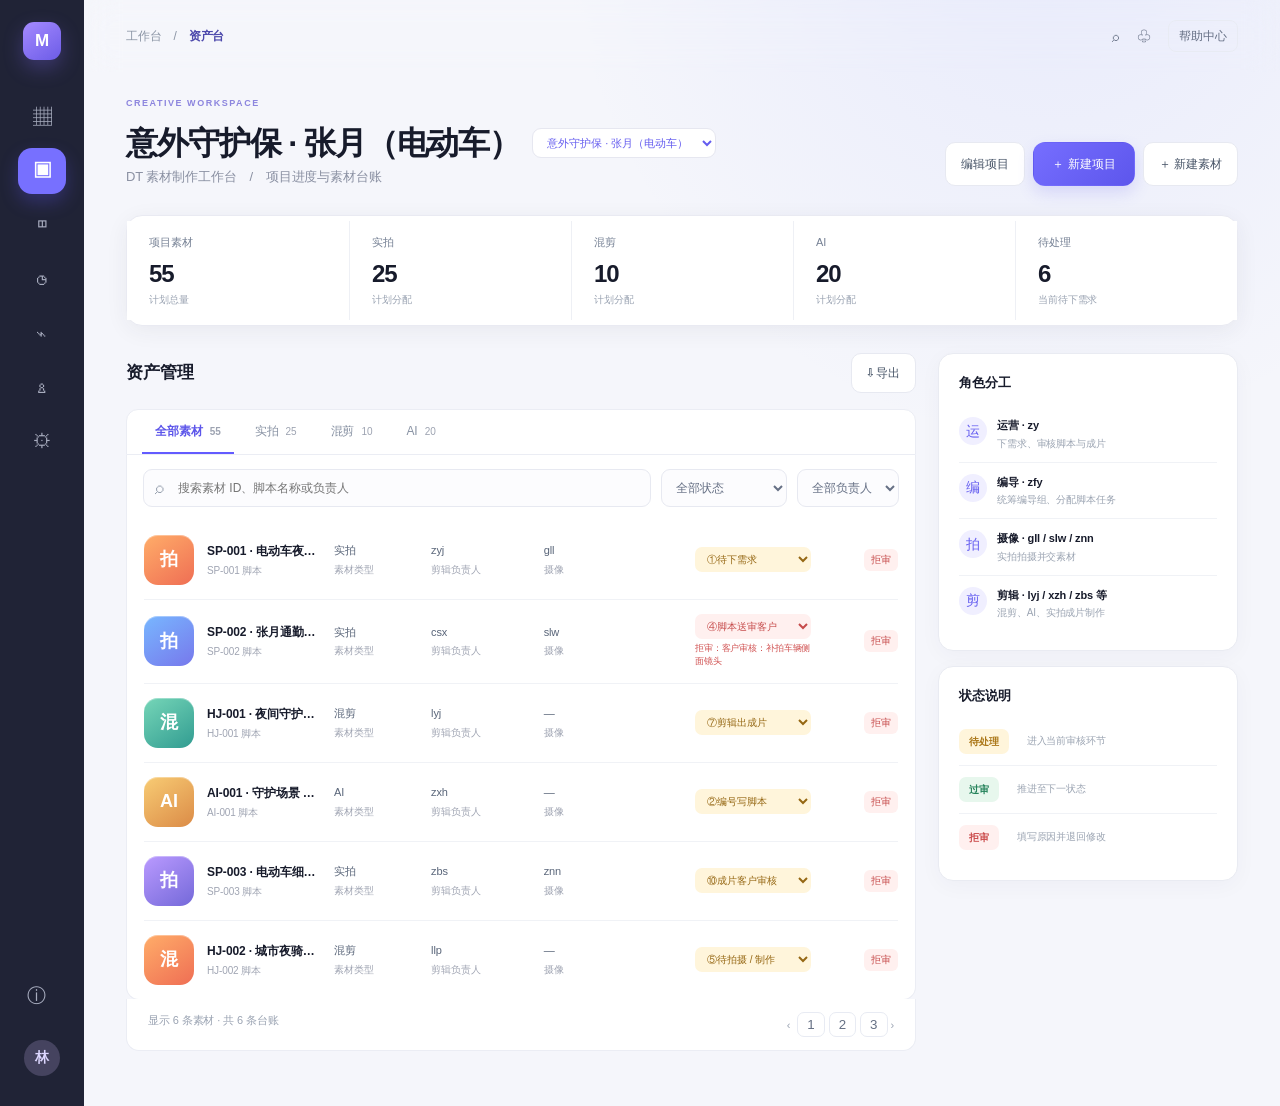
<file: index.html>
<!doctype html>
<html lang="zh-CN">
<head>
<meta charset="UTF-8"><meta name="viewport" content="width=device-width,initial-scale=1"><title>资产台 · 素材制作工作台</title>
<style>
:root{--bg:#f5f7fb;--panel:#fff;--line:#e9edf4;--text:#182230;--muted:#8993a5;--blue:#4263eb;--mint:#dff7ef;--shadow:0 8px 28px #25395b0a}*{box-sizing:border-box}body{margin:0;background:var(--bg);color:var(--text);font:14px/1.5 Inter,"PingFang SC","Microsoft YaHei",sans-serif}.app{min-height:100vh;display:grid;grid-template-columns:232px 1fr}.sidebar{background:#fff;border-right:1px solid var(--line);padding:22px 14px;display:flex;flex-direction:column}.brand{display:flex;align-items:center;gap:11px;padding:0 10px 30px;font-size:15px;font-weight:700}.brandmark{width:32px;height:32px;border-radius:10px;background:linear-gradient(135deg,#556ff5,#8b9cff);display:grid;place-items:center;color:#fff;font-size:17px}.workspace{margin:0 4px 24px;padding:11px;border:1px solid var(--line);border-radius:11px;display:flex;align-items:center;gap:10px}.workspace .avatar{width:30px;height:30px;border-radius:9px;background:#fff0dc;color:#e39336;display:grid;place-items:center;font-weight:700}.workspace small{display:block;color:var(--muted);font-size:11px}.workspace b{font-size:12px}.navtitle{font-size:11px;color:#a0a8b7;padding:0 12px 8px;letter-spacing:.05em}.nav{display:flex;align-items:center;gap:12px;padding:10px 12px;margin:2px 0;border-radius:9px;color:#667085;cursor:pointer}.nav:hover{background:#f5f7fc}.nav.active{background:#edf1ff;color:#405de6;font-weight:600}.nav .ico{width:18px;text-align:center;font-size:16px}.nav .count{margin-left:auto;font-size:11px;color:#9aa3b2}.sidebar-bottom{margin-top:auto;border-top:1px solid var(--line);padding-top:15px}.profile{display:flex;align-items:center;gap:10px;padding:12px 8px 0}.profile .avatar{width:32px;height:32px;border-radius:50%;background:#d9e8ff;color:#4971bf;display:grid;place-items:center;font-weight:700}.profile small{display:block;color:var(--muted);font-size:11px}.main{min-width:0}.topbar{height:64px;background:#fff;border-bottom:1px solid var(--line);display:flex;align-items:center;padding:0 32px;justify-content:space-between}.crumb{color:#8b95a5}.crumb strong{color:#263244;font-weight:600}.topactions{display:flex;align-items:center;gap:18px;color:#667085}.help{border:1px solid var(--line);padding:6px 10px;border-radius:8px;font-size:12px}.content{max-width:1440px;margin:auto;padding:28px 32px 48px}.heading{display:flex;justify-content:space-between;align-items:flex-start;margin-bottom:24px}.heading h1{font-size:24px;letter-spacing:-.4px;margin:0 0 6px}.heading p{margin:0;color:var(--muted)}.btn{border:1px solid var(--line);background:#fff;color:#475467;border-radius:8px;padding:9px 14px;cursor:pointer;font:inherit;display:inline-flex;align-items:center;gap:7px}.btn:hover{border-color:#b9c5ff;color:var(--blue)}.btn.primary{background:var(--blue);border-color:var(--blue);color:white;box-shadow:0 4px 10px #4263eb30}.btn.primary:hover{background:#3453db}.stats{display:grid;grid-template-columns:repeat(4,1fr);gap:16px;margin-bottom:22px}.stat{background:var(--panel);border:1px solid var(--line);border-radius:13px;padding:18px 20px;box-shadow:var(--shadow)}.stat-head{display:flex;justify-content:space-between;color:#758094;font-size:12px}.stat-icon{width:30px;height:30px;border-radius:9px;display:grid;place-items:center;font-size:15px}.stat:nth-child(1) .stat-icon{background:#edf1ff;color:#536cf0}.stat:nth-child(2) .stat-icon{background:#e6f8f2;color:#26a77d}.stat:nth-child(3) .stat-icon{background:#fff3e5;color:#e49a39}.stat:nth-child(4) .stat-icon{background:#f3edff;color:#9166d8}.stat strong{display:block;font-size:25px;margin:8px 0 2px;letter-spacing:-.5px}.stat .sub{font-size:11px;color:#9aa3b2}.trend{color:#22a77b;font-weight:600}.lower{display:grid;grid-template-columns:minmax(0,1fr) 310px;gap:18px;align-items:start}.card{background:#fff;border:1px solid var(--line);border-radius:13px;box-shadow:var(--shadow)}.card-head{padding:18px 20px 14px;display:flex;align-items:center;justify-content:space-between}.card-head h2{font-size:15px;margin:0}.card-head p{font-size:11px;color:var(--muted);margin:3px 0 0}.tabs{display:flex;gap:5px;padding:0 20px;border-bottom:1px solid var(--line)}.tab{padding:11px 12px;color:#8892a3;cursor:pointer;border-bottom:2px solid transparent;font-size:12px}.tab.active{color:var(--blue);border-color:var(--blue);font-weight:600}.filters{display:flex;gap:10px;padding:16px 20px;align-items:center}.search{flex:1;min-width:140px;position:relative}.search input{width:100%;border:1px solid var(--line);border-radius:8px;height:36px;padding:0 12px 0 34px;outline:none;font:inherit;font-size:12px}.search:before{content:'⌕';position:absolute;left:12px;top:6px;color:#98a1af;font-size:17px}.select{border:1px solid var(--line);border-radius:8px;padding:8px 10px;color:#667085;font:inherit;font-size:12px;background:#fff}.asset-list{padding:0 20px 8px}.asset{display:grid;grid-template-columns:minmax(190px,1.55fr) .9fr .8fr .75fr 88px;align-items:center;gap:12px;padding:13px 0;border-bottom:1px solid #f0f2f6}.asset:last-child{border:0}.asset-name{display:flex;align-items:center;gap:11px;min-width:0}.thumb{width:46px;height:46px;flex:none;border-radius:9px;display:grid;place-items:center;color:#fff;font-size:18px;font-weight:700;background:linear-gradient(145deg,#ffad69,#ef6e54)}.asset:nth-child(2) .thumb{background:linear-gradient(145deg,#78b7ff,#7778ec)}.asset:nth-child(3) .thumb{background:linear-gradient(145deg,#76d6b8,#319c91)}.asset:nth-child(4) .thumb{background:linear-gradient(145deg,#f8cc74,#db8b47)}.asset:nth-child(5) .thumb{background:linear-gradient(145deg,#ba9aff,#7469d9)}.asset-name b{display:block;font-size:12px;white-space:nowrap;overflow:hidden;text-overflow:ellipsis}.asset-name small,.cell small{display:block;color:#98a1af;font-size:10px;margin-top:3px}.cell{font-size:11px;color:#596579}.status{display:inline-flex;border-radius:20px;padding:4px 9px;font-size:10px;font-weight:600}.status.ok{background:#e6f8f1;color:#1d9b73}.status.review{background:#fff3df;color:#c98220}.status.draft{background:#f0f2f6;color:#7d8797}.actions{color:#8290a3;display:flex;gap:10px;justify-content:flex-end}.actions span{cursor:pointer}.list-foot{padding:12px 20px;border-top:1px solid var(--line);display:flex;justify-content:space-between;color:#9aa3b2;font-size:11px}.pagebtn{border:1px solid var(--line);background:white;padding:4px 9px;border-radius:6px;margin-left:4px;color:#657084}.sidecol{display:flex;flex-direction:column;gap:16px}.storage{padding:18px 20px}.storage h3,.recent h3{margin:0;font-size:14px}.storage p{color:#9aa3b2;font-size:11px;margin:4px 0 16px}.storage-number{display:flex;justify-content:space-between;align-items:baseline}.storage-number b{font-size:21px}.storage-number span{font-size:11px;color:#98a1af}.progress{height:7px;background:#eef1f6;border-radius:10px;overflow:hidden;margin:10px 0 13px}.progress i{display:block;width:62%;height:100%;background:linear-gradient(90deg,#5b75f5,#91a2ff);border-radius:10px}.storage-foot{display:flex;justify-content:space-between;color:#909aaa;font-size:10px}.storage-foot b{color:#536175;font-weight:500}.recent{padding:18px 20px}.recent h3{margin-bottom:14px}.event{display:flex;gap:10px;padding:10px 0;border-bottom:1px solid #f0f2f6}.event:last-child{border:0}.event-icon{width:28px;height:28px;border-radius:8px;background:#edf1ff;color:#5972e9;display:grid;place-items:center;flex:none}.event b{display:block;font-size:11px;font-weight:600}.event small{display:block;color:#9ba4b2;font-size:10px;margin-top:2px}.quick{padding:18px 20px}.quick h3{margin:0 0 12px;font-size:14px}.quickgrid{display:grid;grid-template-columns:1fr 1fr;gap:9px}.quickitem{border:1px solid var(--line);border-radius:9px;padding:11px 10px;color:#657084;font-size:11px;cursor:pointer}.quickitem:hover{border-color:#c8d1ff;background:#f8f9ff;color:var(--blue)}.quickitem i{font-style:normal;display:block;font-size:16px;margin-bottom:5px}.toast{position:fixed;bottom:24px;left:50%;transform:translate(-50%,20px);opacity:0;background:#202939;color:#fff;padding:10px 16px;border-radius:9px;box-shadow:var(--shadow);transition:.2s;pointer-events:none}.toast.show{opacity:1;transform:translate(-50%,0)}@media(max-width:1120px){.lower{grid-template-columns:1fr}.sidecol{display:grid;grid-template-columns:repeat(3,1fr)}.asset{grid-template-columns:minmax(180px,1.4fr) .8fr .7fr 80px}.asset .hide-md{display:none}}@media(max-width:760px){.app{grid-template-columns:64px 1fr}.sidebar{padding:16px 8px}.brand{padding:0 7px 24px}.brand .brandname,.workspace,.navtitle,.nav span:not(.ico),.profile>div:last-child{display:none}.nav{justify-content:center;padding:12px 0}.sidebar-bottom .profile{justify-content:center}.topbar{padding:0 16px}.content{padding:22px 16px}.stats{grid-template-columns:repeat(2,1fr);gap:10px}.stat{padding:14px}.heading{gap:12px}.heading h1{font-size:21px}.sidecol{grid-template-columns:1fr}.filters{flex-wrap:wrap}.search{flex-basis:100%}.asset{grid-template-columns:minmax(160px,1fr) 80px 68px}.asset .hide-sm{display:none}.asset-list{padding:0 14px}.card-head,.tabs,.filters{padding-left:14px;padding-right:14px}.asset .actions{gap:6px}}
</style>
<style>
/* Contemporary asset workspace refresh */
:root{--bg:#f4f6fb;--panel:#fff;--line:#e8ebf3;--text:#171b2b;--muted:#858ca1;--blue:#635bff;--mint:#e7f8f0;--shadow:0 10px 34px rgba(30,38,80,.055)}
body{background:radial-gradient(ellipse at 82% -15%,rgba(120,137,255,.12),transparent 34%),#f5f6fb;color:var(--text);font-family:Inter,"SF Pro Display","PingFang SC","Microsoft YaHei",sans-serif;letter-spacing:-.12px}
.app{grid-template-columns:248px 1fr}.sidebar{background:rgba(255,255,255,.92);backdrop-filter:blur(18px);border-right:1px solid #e9ebf2;padding:25px 16px}.brand{padding-bottom:28px;letter-spacing:-.3px}.brandmark{background:linear-gradient(145deg,#847cff,#5e56ee);border-radius:11px;box-shadow:0 6px 14px #625bf338}.workspace{border-color:#eceef5;background:#fafaff;padding:10px;border-radius:12px}.nav{padding:11px 12px;margin:3px 0;border-radius:10px;transition:.18s}.nav.active{background:#efefff;color:#5c55ea;box-shadow:inset 0 0 0 1px #e6e5ff}.nav:hover{background:#f5f5fc}.navtitle{padding-bottom:9px;font-size:10px;font-weight:700;letter-spacing:.11em;text-transform:uppercase;color:#a1a6b5}.topbar{height:68px;padding:0 36px;background:rgba(255,255,255,.82);backdrop-filter:blur(16px)}.content{max-width:1500px;padding:34px 36px 52px}.heading{align-items:center;margin-bottom:25px}.heading h1{font-size:27px;font-weight:700;letter-spacing:-.8px;margin-bottom:5px}.heading p{font-size:13px;color:#8a90a2}.btn{border-color:#e7e9f1;border-radius:10px;padding:10px 15px;font-size:12px;transition:.18s}.btn.primary{background:linear-gradient(135deg,#766eff,#5d56ec);border-color:transparent;box-shadow:0 7px 16px #655df02e}.btn.primary:hover{background:linear-gradient(135deg,#6860f6,#5049dd);transform:translateY(-1px)}.stats{gap:14px;margin-bottom:20px}.stat{position:relative;overflow:hidden;border:1px solid #eaecf3;border-radius:15px;padding:18px 20px 16px;box-shadow:0 4px 18px rgba(30,38,80,.035);transition:transform .18s,box-shadow .18s}.stat:hover{transform:translateY(-2px);box-shadow:0 12px 26px rgba(30,38,80,.08)}.stat strong{font-size:28px;letter-spacing:-1px;margin:9px 0 2px}.stat-icon{border-radius:10px;width:32px;height:32px}.lower{gap:16px;grid-template-columns:minmax(0,1fr) 320px}.card{border-radius:15px;border-color:#e9ebf2;box-shadow:0 5px 22px rgba(30,38,80,.035)}.card-head{padding:19px 21px 15px}.card-head h2{font-size:14px;font-weight:700}.tabs{gap:8px}.tab{padding:12px 13px;font-size:12px}.tab.active{border-color:#635bff;color:#5d56ea}.filters{padding:15px 21px}.search input,.select{height:38px;border-color:#e7e9f1;border-radius:9px;background:#fcfcfe;font-size:12px;transition:.15s}.search input:focus,.select:focus{outline:none;border-color:#aaa6ff;box-shadow:0 0 0 3px #7068ff16;background:white}.asset{padding:14px 0;grid-template-columns:minmax(190px,1.55fr) .82fr .82fr .72fr 78px}.thumb{border-radius:12px;box-shadow:inset 0 1px #ffffff55}.asset-name b{font-size:12px;font-weight:650}.asset-name small,.cell small{font-size:10px;color:#a0a5b3}.status{padding:5px 10px;border-radius:7px;font-size:10px}.status.ok{background:#e8f7ef;color:#278b63}.status.review{background:#fff4e5;color:#b87b22}.status.draft{background:#f1f2f6;color:#7c8494}.actions span{width:25px;height:25px;display:grid;place-items:center;border-radius:7px}.actions span:hover{background:#f1f1ff;color:#5e57ed}.list-foot{padding:13px 21px}.pagebtn{border-radius:7px}.sidecol{gap:14px}.storage,.recent,.quick{padding:19px 20px}.storage h3,.recent h3,.quick h3{font-size:13px;font-weight:700}.storage-number b{font-size:23px;letter-spacing:-.6px}.progress{height:8px;background:#f0f1f7}.progress i{background:linear-gradient(90deg,#7770ff,#a19aff)}.event{padding:11px 0}.event-icon{border-radius:9px;background:#f0efff;color:#655ef0}.event b{font-size:11px}.quickitem{border-radius:10px;padding:12px;border-color:#eceef4;background:#fcfcfe;transition:.18s}.quickitem:hover{border-color:#d9d7ff;background:#f7f6ff;transform:translateY(-1px)}.toast{border-radius:11px;background:#20233a;padding:11px 17px;box-shadow:0 12px 30px #25254c30}
@media(max-width:1120px){.lower{grid-template-columns:1fr}.sidecol{gap:12px}}
@media(max-width:760px){.app{grid-template-columns:62px 1fr}.sidebar{padding:17px 8px}.topbar{padding:0 16px}.content{padding:24px 16px}.heading h1{font-size:23px}.stats{gap:10px}.stat{border-radius:13px}.lower{gap:12px}}
</style>
<style>
/* Editorial studio layout replaces the familiar ad-console shell. */
.consumption{display:grid;grid-template-columns:minmax(0,1.55fr) minmax(260px,.8fr);gap:18px;margin:0 0 27px}.consume-card{background:#fff;border:1px solid #e9ebf2;border-radius:16px;padding:19px 21px;box-shadow:0 5px 22px #292b4508}.consume-head{display:flex;justify-content:space-between;align-items:flex-start}.consume-head h2{margin:0;font-size:15px}.consume-head p{margin:4px 0 0;color:#9298a9;font-size:11px}.range{border:1px solid #ececf3;border-radius:8px;padding:6px 9px;background:#fff;color:#73798d;font-size:11px}.consume-total{display:flex;align-items:baseline;gap:10px;margin:15px 0 6px}.consume-total strong{font-size:26px;letter-spacing:-.8px}.consume-total span{font-size:11px;color:#27a27a}.chart{height:108px;position:relative;margin-top:5px;border-bottom:1px solid #eceef4;background:repeating-linear-gradient(to bottom,transparent 0,transparent 26px,#f0f1f6 27px)}.chart svg{width:100%;height:100%;overflow:visible}.chart-labels{display:flex;justify-content:space-between;color:#a3a8b5;font-size:9px;padding-top:7px}.top-consume{display:flex;flex-direction:column;gap:9px;margin-top:13px}.top-row{display:grid;grid-template-columns:24px 1fr auto;gap:8px;align-items:center;font-size:11px}.rank{width:22px;height:22px;border-radius:7px;background:#f1f0ff;color:#655def;display:grid;place-items:center;font-size:10px;font-weight:700}.top-title{overflow:hidden;text-overflow:ellipsis;white-space:nowrap}.top-val{font-weight:650;color:#34394a}.source-note{color:#a2a7b4;font-size:9px;margin-top:13px}
.app{grid-template-columns:84px 1fr}.sidebar{align-items:center;background:#202336;border:0;color:#c7c9d6;padding:22px 12px}.brand{padding:0 0 30px}.brandname,.workspace,.navtitle,.nav span:not(.ico),.nav .count,.profile>div:last-child,.profile>span{display:none!important}.brandmark{width:38px;height:38px;background:linear-gradient(145deg,#a58aff,#6c5ce7);box-shadow:0 8px 20px #7c66ec50}.nav{width:48px;height:46px;padding:0;justify-content:center;margin:4px 0;border-radius:14px;color:#a8adbf}.nav:hover{background:#ffffff13}.nav.active{background:#7770ff;color:#fff;box-shadow:0 8px 18px #625aff45}.nav .ico{font-size:19px}.sidebar-bottom{width:100%;margin-top:auto;border:0;padding:0}.sidebar-bottom .nav{margin-bottom:12px}.profile{justify-content:center;padding:8px 0}.profile .avatar{background:#45435f;color:#ddd7ff;width:36px;height:36px}.topbar{background:transparent;border:0;height:72px;padding:0 42px}.crumb{font-size:12px}.crumb strong{color:#4d49ac}.content{max-width:1600px;padding:25px 42px 55px}.heading{margin-bottom:29px;align-items:flex-end}.heading h1{font-size:32px;letter-spacing:-1.1px}.heading p{font-size:13px}.heading>div:first-child:before{content:'CREATIVE WORKSPACE';display:block;color:#8c85de;letter-spacing:.17em;font-size:9px;font-weight:700;margin-bottom:8px}.heading .btn.primary{border-radius:12px;padding:12px 18px}.stats{grid-template-columns:1.35fr 1fr 1fr 1fr;gap:0;background:#fff;border:1px solid #e9eaf2;border-radius:16px;margin-bottom:27px;padding:5px 0;box-shadow:0 5px 22px #292b4510}.stat{border:0;border-radius:0;box-shadow:none;padding:13px 22px}.stat:hover{transform:none;box-shadow:none}.stat+.stat{border-left:1px solid #eef0f5}.stat-head{font-size:11px}.stat-icon{display:none}.stat strong{font-size:24px;margin:5px 0 0}.stat .sub{font-size:10px}.lower{grid-template-columns:minmax(0,1fr) 300px;gap:22px}.lower>.card:first-child{background:transparent;border:0;box-shadow:none}.lower>.card:first-child>.card-head{padding:0 0 16px}.lower>.card:first-child>.card-head p{display:none}.lower>.card:first-child>.card-head h2{font-size:17px}.lower>.card:first-child>.tabs{background:#fff;border:1px solid #ebedf4;border-radius:12px 12px 0 0;padding:0 15px}.lower>.card:first-child>.filters{background:#fff;border-left:1px solid #ebedf4;border-right:1px solid #ebedf4;padding:14px 16px}.lower>.card:first-child>.asset-list{background:#fff;border:1px solid #ebedf4;border-top:0;border-radius:0 0 13px 13px;padding:0 17px}.lower>.card:first-child>.list-foot{background:#fff;border:1px solid #ebedf4;border-top:0;border-radius:0 0 13px 13px;margin-top:-1px}.asset{grid-template-columns:minmax(190px,1.5fr) .75fr .85fr .7fr 72px}.thumb{width:50px;height:50px;border-radius:14px}.asset-name{gap:13px}.sidecol{gap:15px}.storage,.recent,.quick{border-radius:15px}.event-icon{border-radius:50%}.storage{background:linear-gradient(145deg,#fff,#f7f6ff)}
@media(max-width:760px){.consumption{grid-template-columns:1fr;gap:12px}.app{grid-template-columns:58px 1fr}.sidebar{padding:17px 6px}.topbar{padding:0 16px}.content{padding:21px 14px}.heading h1{font-size:25px}.heading{align-items:flex-start}.heading p{max-width:250px}.stats{grid-template-columns:1fr 1fr;border-radius:14px}.stat{padding:12px 15px}.stat:nth-child(3){border-left:0}.stat:nth-child(n+3){border-top:1px solid #eef0f5}.lower{gap:12px}.asset{grid-template-columns:minmax(150px,1fr) 70px 65px}.asset .hide-md{display:none}.lower>.card:first-child>.filters{flex-wrap:wrap}.lower>.card:first-child>.filters .search{flex-basis:100%}.sidecol{display:flex}}
</style><style>
.project-stats{grid-template-columns:repeat(5,1fr)}.project-stats .stat:first-child{border-left:0}.workflow{background:#fff;border:1px solid #e9ebf2;border-radius:16px;margin:0 0 25px;padding:18px 20px;overflow:hidden}.flow-head h2{font-size:15px;margin:0}.flow-head p{font-size:11px;color:#9298a9;margin:4px 0 14px}.flow-steps{display:flex;align-items:stretch;gap:6px;overflow-x:auto;padding-bottom:3px}.flow-steps>div{min-width:130px;flex:1;background:#f8f9fc;border:1px solid #e9ebf2;border-radius:10px;padding:10px}.flow-steps b{display:block;font-size:10px;white-space:nowrap}.flow-steps small{display:block;margin-top:5px;color:#9098a9;font-size:9px}.flow-steps i{align-self:center;color:#9b95f7;font-style:normal}.flow-steps .done{background:#eaf8f0;border-color:#ccebd9}.flow-steps .done b{color:#26885f}.tabs .tab span{color:#9da3b1;font-size:10px;margin-left:4px}.asset{grid-template-columns:minmax(145px,1.15fr) .55fr .65fr .9fr .75fr 75px}.asset .asset-name small{white-space:nowrap}.reject-note{color:#d05252;font-size:9px;margin-top:3px}.reject-action{border:0;border-radius:6px;background:#fff0ef;color:#c64b4b;padding:4px 7px;font-size:10px;cursor:pointer}.status.pending{background:#fff5db;color:#ab7718}.status.passed{background:#e7f7ed;color:#25835b}.status.rejected{background:#fff0ef;color:#cb4b4b}.modal-backdrop{position:fixed;inset:0;background:#20243a66;display:none;align-items:center;justify-content:center;padding:18px;z-index:20}.modal-backdrop.open{display:flex}.modal{width:min(620px,100%);max-height:90vh;overflow:auto;background:#fff;border-radius:18px;padding:24px;box-shadow:0 25px 90px #17152d40}.modal-head{display:flex;justify-content:space-between;align-items:center;margin-bottom:18px}.modal-head h2{margin:0;font-size:18px}.modal-close{border:0;background:#f2f3f8;border-radius:8px;width:32px;height:32px;cursor:pointer}.form-grid{display:grid;grid-template-columns:1fr 1fr;gap:13px}.field{display:flex;flex-direction:column;gap:6px}.field.full{grid-column:1/-1}.field label{font-size:11px;color:#697184;font-weight:600}.field input,.field select,.field textarea{border:1px solid #e5e8f0;border-radius:9px;padding:10px 11px;font:inherit;font-size:12px;outline:none}.field textarea{min-height:72px;resize:vertical}.field input:focus,.field select:focus,.field textarea:focus{border-color:#8179f6;box-shadow:0 0 0 3px #8179f61b}.upload-drop{border:1px dashed #c8cbe0;background:#fafaff;border-radius:12px;text-align:center;padding:17px;color:#747b90;cursor:pointer}.upload-drop b{display:block;color:#554ee1;margin-bottom:3px}.modal-foot{display:flex;justify-content:flex-end;gap:9px;margin-top:19px}.@media(max-width:760px){.project-stats{grid-template-columns:repeat(2,1fr)}.project-stats .stat:nth-child(odd){border-left:0}.flow-steps>div{min-width:145px}.asset{grid-template-columns:minmax(125px,1fr) 60px 86px 62px}.asset .hide-md,.asset .hide-sm{display:none}.form-grid{grid-template-columns:1fr}.field.full{grid-column:auto}}
</style><style>
.sidebar .brandname,.sidebar .workspace,.sidebar .navtitle,.sidebar .nav>span:not(.ico),.sidebar .nav .count,.sidebar .profile>div:not(.avatar),.sidebar .profile>span{display:none!important}.workflow .flow-steps small{display:block!important}.status-select{width:100%;max-width:180px;border:0;border-radius:7px;padding:6px 8px;font:inherit;font-size:10px;cursor:pointer}.status-select.pending{background:#fff5db;color:#956713}.status-select.passed{background:#e7f7ed;color:#25835b}.status-select.rejected{background:#fff0ef;color:#c64b4b}.flow-steps{scroll-snap-type:x mandatory}.flow-steps>div{scroll-snap-align:start}.sidecol .event small{display:block}
</style><style>
.project-actions{display:flex;gap:8px;flex-wrap:wrap;justify-content:flex-end}.project-actions .btn{white-space:nowrap}.project-modal{position:fixed;inset:0;z-index:30;background:#20243a70;display:none;align-items:center;justify-content:center;padding:18px}.project-modal.open{display:flex}.project-dialog{width:min(560px,100%);background:#fff;border-radius:18px;padding:24px;box-shadow:0 25px 90px #17152d40}.project-dialog h2{font-size:18px;margin:0}.project-dialog p{font-size:11px;color:#9298a9;margin:5px 0 18px}.project-dialog label{display:block;font-size:11px;color:#697184;margin:12px 0 6px;font-weight:600}.project-dialog input,.project-dialog select{width:100%;border:1px solid #e5e8f0;border-radius:9px;padding:10px;font:inherit;font-size:12px}.project-dialog .counts{display:grid;grid-template-columns:repeat(4,1fr);gap:10px}.project-dialog .counts input{min-width:0}.project-dialog .dialog-actions{display:flex;justify-content:flex-end;gap:8px;margin-top:20px}.project-dialog .dialog-top{display:flex;align-items:center;justify-content:space-between}.project-dialog .x{border:0;background:#f2f3f8;border-radius:8px;width:32px;height:32px;cursor:pointer}
</style><style>.project-title-row{display:flex;align-items:center;gap:12px;flex-wrap:wrap}.project-title-row h1{margin:0}.top-project-picker{border:1px solid #e6e7f0;border-radius:9px;padding:7px 10px;background:#fff;color:#655def;font:inherit;font-size:11px;max-width:230px;cursor:pointer}@media(max-width:760px){.project-title-row{gap:8px}.top-project-picker{max-width:180px}}</style><style>
.app-view[hidden]{display:none!important}.extra-view{max-width:1500px}.overview-stats{grid-template-columns:repeat(4,1fr)}.view-grid{display:grid;grid-template-columns:1fr 1fr;gap:16px}.view-card{padding:20px}.view-card h2{font-size:15px;margin:0 0 16px}.view-line{display:flex;align-items:center;justify-content:space-between;gap:12px;padding:12px 0;border-bottom:1px solid #f0f1f5;font-size:12px}.view-line:last-child{border:0}.view-muted{color:#9298a9;font-size:10px}.library-filters{padding:0 0 17px}.library-grid{display:grid;grid-template-columns:repeat(3,minmax(0,1fr));gap:14px}.library-item{background:#fff;border:1px solid #e9ebf2;border-radius:14px;padding:16px;cursor:pointer;transition:.15s}.library-item:hover{border-color:#c9c5ff;transform:translateY(-2px)}.library-item .thumb{width:44px;height:44px;margin-bottom:12px}.library-item b{display:block;font-size:12px}.library-item small{display:block;color:#969cad;font-size:10px;margin-top:5px}.task-board{display:grid;grid-template-columns:repeat(4,minmax(210px,1fr));gap:13px;overflow:auto}.task-column{background:#f0f1f7;border-radius:14px;padding:13px;min-height:230px}.task-column h3{font-size:12px;margin:2px 3px 12px;display:flex;justify-content:space-between}.task-card{background:#fff;border:1px solid #e7e9f0;border-radius:10px;padding:12px;margin-bottom:9px;cursor:pointer}.task-card b{font-size:11px}.task-card small{display:block;color:#9298a9;font-size:10px;margin-top:5px}.bar-row{display:grid;grid-template-columns:120px 1fr 35px;align-items:center;gap:10px;margin:12px 0;font-size:11px}.bar-track{height:9px;background:#f0f1f6;border-radius:20px;overflow:hidden}.bar-track i{display:block;height:100%;background:linear-gradient(90deg,#9a92ff,#665df0);border-radius:20px}.member-row{display:grid;grid-template-columns:130px 180px 1.5fr 1fr;gap:15px;padding:13px 6px;border-bottom:1px solid #eef0f4;font-size:12px;align-items:center}.member-head{font-size:10px;color:#9399a9;font-weight:700}.member-row:last-child{border:0}.settings-form{max-width:760px}.settings-form>label,.settings-counts label{display:block;font-size:11px;font-weight:600;color:#626a7e;margin:14px 0}.settings-form input,.settings-form textarea{display:block;width:100%;margin-top:7px;border:1px solid #e5e8f0;border-radius:9px;padding:10px;font:inherit;font-size:12px}.settings-form h2{font-size:13px;margin-top:22px}.settings-counts{display:grid;grid-template-columns:repeat(3,1fr);gap:12px}.nav{cursor:pointer}.nav.current-page{background:#7770ff;color:white;box-shadow:0 8px 18px #625aff45}.extra-view .heading h1{font-size:26px}.view-status{font-size:10px;border-radius:7px;padding:4px 8px;background:#fff5db;color:#956713}@media(max-width:900px){.library-grid{grid-template-columns:repeat(2,minmax(0,1fr))}.view-grid{grid-template-columns:1fr}.member-row{grid-template-columns:100px 140px 1fr}.member-row span:last-child{display:none}}@media(max-width:650px){.library-grid{grid-template-columns:1fr}.overview-stats{grid-template-columns:1fr 1fr}.settings-counts{grid-template-columns:1fr}.member-row{grid-template-columns:85px 100px 1fr;gap:8px}.extra-view{padding:20px 14px}}\n</style><style>
.allocation-card{margin-bottom:16px}.allocation-head{display:flex;justify-content:space-between;align-items:flex-start;margin-bottom:10px}.allocation-head h2{margin:0;font-size:14px}.allocation-head p{margin:4px 0;color:#959bad;font-size:10px}.allocation-entry{display:flex;justify-content:space-between;gap:16px;padding:10px 0;border-top:1px solid #eff0f5;font-size:11px}.allocation-entry b{font-size:11px}.allocation-pills{display:flex;gap:6px;flex-wrap:wrap}.allocation-pill{background:#f1f0ff;color:#625bea;border-radius:7px;padding:5px 8px;font-size:10px}.editor-checks{display:flex;flex-wrap:wrap;gap:8px}.editor-checks label{border:1px solid #e7e9f0;border-radius:8px;padding:7px 10px;font-size:11px;color:#626a7e}.allocation-preview{margin-top:14px;padding:12px;border-radius:10px;background:#f7f7fc;min-height:45px;display:flex;gap:7px;flex-wrap:wrap}.allocation-preview span{font-size:10px;background:#fff;border:1px solid #ececf4;padding:6px 8px;border-radius:7px}.allocation-empty{color:#999fb0;font-size:11px;padding:12px 0}.allocation-modal-label{display:block;font-size:11px;font-weight:600;color:#697184;margin:13px 0 7px}.project-dialog>#allocationType,.project-dialog>#allocationCount{width:100%;border:1px solid #e5e8f0;border-radius:9px;padding:10px;font:inherit;font-size:12px}.allocation-modal .dialog-actions{margin-top:18px}@media(max-width:650px){.allocation-head{display:block}.allocation-entry{display:block}.allocation-pills{margin-top:7px}}\n</style></head>
<body><div class="app"><aside class="sidebar"><div class="brand"><div class="brandmark">M</div><span class="brandname">素材制作工作台</span></div><div class="workspace"><div class="avatar">创</div><div><b>创意增长中心</b><small>工作空间⌄</small></div></div><div class="navtitle">工作台</div><div class="nav"><span class="ico">▦</span><span>总览</span></div><div class="nav active"><span class="ico">▣</span><span>资产台</span></div><div class="nav"><span class="ico">◫</span><span>素材库</span><span class="count">128</span></div><div class="nav"><span class="ico">◷</span><span>制作任务</span></div><div class="nav"><span class="ico">⌁</span><span>数据看板</span></div><div class="navtitle" style="margin-top:22px">管理</div><div class="nav"><span class="ico">♙</span><span>成员与权限</span></div><div class="nav"><span class="ico">⚙</span><span>工作空间设置</span></div><div class="sidebar-bottom"><div class="nav"><span class="ico">ⓘ</span><span>帮助与反馈</span></div><div class="profile"><div class="avatar">林</div><div><b>林同学</b><small>内容运营</small></div><span style="margin-left:auto;color:#9ba4b2">···</span></div></div></aside><main class="main"><header class="topbar"><div class="crumb">工作台　/　<strong>资产台</strong></div><div class="topactions"><span>⌕</span><span>♧</span><span class="help">帮助中心</span></div></header><section class="content app-view" id="assetView" data-title="资产台"><div class="heading"><div><div class="project-title-row"><h1>意外守护保 · 张月（电动车）</h1><select id="topProjectPicker" class="top-project-picker" aria-label="切换项目"></select></div><p>DT 素材制作工作台　/　项目进度与素材台账</p></div><div class="project-actions"><button class="btn" id="editProject">编辑项目</button><button class="btn primary" id="newProject">＋ 新建项目</button><button class="btn" id="upload">＋ 新建素材</button></div></div><div class="stats project-stats"><div class="stat"><div class="stat-head"><span>项目素材</span></div><strong id="totalCount">55</strong><div class="sub">计划总量</div></div><div class="stat"><div class="stat-head"><span>实拍</span></div><strong>25</strong><div class="sub">摄影 gll / slw / znn</div></div><div class="stat"><div class="stat-head"><span>混剪</span></div><strong>10</strong><div class="sub">纯制作 · 无需摄像</div></div><div class="stat"><div class="stat-head"><span>AI</span></div><strong>20</strong><div class="sub">纯制作 · 无需摄像</div></div><div class="stat"><div class="stat-head"><span>待处理</span></div><strong id="pendingCount">55</strong><div class="sub">当前待下需求</div></div></div><section class="workflow"><div class="flow-head"><div><h2>素材全流程</h2><p>任一环节审核未通过，记录拒审说明并退回对应环节</p></div></div><div class="flow-steps"><div><b>① 待下需求</b><small>运营 zy · 表格1</small></div><i>→</i><div><b>② 编号写脚本</b><small>编导 zfy / csx / zyj</small></div><i>→</i><div><b>③ 脚本送审运营</b><small>运营审核脚本</small></div><i>→</i><div><b>④ 脚本送审客户</b><small>客户审核</small></div><i>→</i><div><b>⑤ 待拍摄 / 制作</b><small>脚本通过后进入制作</small></div><i>→</i><div><b>⑥ 拍摄 / 制作中</b><small>实拍、混剪或 AI</small></div><i>→</i><div><b>⑦ 剪辑出成片</b><small>剪辑交付</small></div><i>→</i><div><b>⑧ 成片编导审核</b><small>编导审片</small></div><i>→</i><div><b>⑨ 成片运营审核</b><small>运营审片</small></div><i>→</i><div><b>⑩ 成片客户审核</b><small>客户审片</small></div><i>→</i><div class="done"><b>⑪ 上传创量</b><small>审核通过后交付</small></div></div></section>
<div class="lower"><section class="card"><div class="card-head"><div><h2>资产管理</h2><p>查看和管理团队的创意资产</p></div><button class="btn" id="export">⇩ 导出</button></div><div class="tabs"><div class="tab active" data-kind="all">全部素材 <span>55</span></div><div class="tab" data-kind="实拍">实拍 <span>25</span></div><div class="tab" data-kind="混剪">混剪 <span>10</span></div><div class="tab" data-kind="AI">AI <span>20</span></div></div><div class="filters"><div class="search"><input id="search" placeholder="搜索素材 ID、脚本名称或负责人"></div><select class="select" id="statusFilter"><option value="all">全部状态</option><option>①待下需求</option><option>②编号写脚本</option><option>③脚本送审运营</option><option>④脚本送审客户</option><option>⑤待拍摄 / 制作</option><option>⑥拍摄 / 制作中</option><option>⑦剪辑出成片</option><option>⑧成片编导审核</option><option>⑨成片运营审核</option><option>⑩成片客户审核</option><option>⑪上传创量</option></select><select class="select" id="ownerFilter"><option value="all">全部负责人</option><option>zy</option><option>zfy</option><option>csx</option><option>zyj</option><option>gll</option><option>slw</option><option>znn</option><option>lyj</option><option>xzh</option><option>zbs</option><option>llp</option><option>lyb</option><option>jf</option><option>zxl</option></select></div><div class="asset-list" id="assets"></div><div class="list-foot"><span id="resultCount">显示 5 条资产</span><span>‹ <button class="pagebtn">1</button><button class="pagebtn">2</button><button class="pagebtn">3</button> ›</span></div></section><aside class="sidecol"><section class="card recent"><h3>角色分工</h3><div class="event"><div class="event-icon">运</div><div><b>运营 · zy</b><small>下需求、审核脚本与成片</small></div></div><div class="event"><div class="event-icon">编</div><div><b>编导 · zfy</b><small>统筹编导组、分配脚本任务</small></div></div><div class="event"><div class="event-icon">拍</div><div><b>摄像 · gll / slw / znn</b><small>实拍拍摄并交素材</small></div></div><div class="event"><div class="event-icon">剪</div><div><b>剪辑 · lyj / xzh / zbs 等</b><small>混剪、AI、实拍成片制作</small></div></div></section><section class="card quick"><h3>状态说明</h3><div class="event"><span class="status pending">待处理</span><small style="margin:4px 0 0 8px">进入当前审核环节</small></div><div class="event"><span class="status passed">过审</span><small style="margin:4px 0 0 8px">推进至下一状态</small></div><div class="event"><span class="status rejected">拒审</span><small style="margin:4px 0 0 8px">填写原因并退回修改</small></div></section></aside></div></section><section class="content app-view extra-view" id="overviewView" data-title="总览" hidden><div class="heading"><div><h1>项目总览</h1><p>一眼查看素材制作进度与待处理事项。</p></div><button class="btn primary" data-go="制作任务">查看制作任务 →</button></div><div class="stats overview-stats"><div class="stat"><div class="stat-head">素材总数</div><strong id="overviewTotal">0</strong><div class="sub">当前项目台账</div></div><div class="stat"><div class="stat-head">进行中</div><strong id="overviewDoing">0</strong><div class="sub">制作与审核环节</div></div><div class="stat"><div class="stat-head">已交付</div><strong id="overviewDone">0</strong><div class="sub">已到上传创量</div></div><div class="stat"><div class="stat-head">拒审退回</div><strong id="overviewRejected">0</strong><div class="sub">需要关注的记录</div></div></div><div class="view-grid"><section class="card view-card"><h2>最近更新的素材</h2><div id="overviewRecent"></div></section><section class="card view-card"><h2>待处理审核</h2><div id="overviewPending"></div></section></div></section>
<section class="content app-view extra-view" id="libraryView" data-title="素材库" hidden><div class="heading"><div><h1>素材库</h1><p>按类型浏览当前项目中的素材文件与制作信息。</p></div><button class="btn primary" id="libraryAdd">＋ 新建素材</button></div><div class="filters library-filters"><div class="search"><input id="librarySearch" placeholder="搜索素材 ID、名称、脚本或负责人"></div><select class="select" id="libraryKind"><option value="all">全部类型</option><option>实拍</option><option>混剪</option><option>AI</option></select></div><div class="library-grid" id="libraryGrid"></div></section>
<section class="content app-view extra-view" id="tasksView" data-title="制作任务" hidden><div class="heading"><div><h1>制作任务</h1><p>按执行阶段查看素材任务，点击素材可在资产台维护状态。</p></div><div class="project-actions"><button class="btn primary" id="allocOpen">⚖ 平均分配需求</button><button class="btn" data-go="资产台">打开素材台账 →</button></div></div><section class="card view-card allocation-card"><div class="allocation-head"><div><h2>需求分配计划</h2><p>按素材类型记录分配给后期人员的数量</p></div><span class="view-muted">平均拆分 · 余数从上到下分配</span></div><div id="allocationSummary"></div></section><div class="task-board" id="taskBoard"></div></section>
<section class="content app-view extra-view" id="analyticsView" data-title="数据看板" hidden><div class="heading"><div><h1>数据看板</h1><p>基于当前项目台账即时汇总，数据随素材状态更新。</p></div><button class="btn" id="analyticsExport">导出台账 CSV</button></div><div class="stats overview-stats"><div class="stat"><div class="stat-head">实拍</div><strong id="anaShot">0</strong><div class="sub">项目计划 <span id="planShotLabel">25</span></div></div><div class="stat"><div class="stat-head">混剪</div><strong id="anaMix">0</strong><div class="sub">项目计划 <span id="planMixLabel">10</span></div></div><div class="stat"><div class="stat-head">AI</div><strong id="anaAI">0</strong><div class="sub">项目计划 <span id="planAILabel">20</span></div></div><div class="stat"><div class="stat-head">拒审记录</div><strong id="anaReject">0</strong><div class="sub">含拒审说明的素材</div></div></div><div class="view-grid"><section class="card view-card"><h2>审核状态分布</h2><div id="statusBars"></div></section><section class="card view-card"><h2>素材类型计划完成</h2><div id="typeBars"></div></section></div></section>
<section class="content app-view extra-view" id="membersView" data-title="成员与权限" hidden><div class="heading"><div><h1>成员与权限</h1><p>项目角色与职责参考需求文档；成员授权目前为本地展示。</p></div><button class="btn" id="memberInvite">＋ 添加成员</button></div><section class="card view-card"><div class="member-table"><div class="member-row member-head"><span>角色</span><span>人员</span><span>职责 / 页面权限</span><span>关联环节</span></div><div class="member-row"><b>运营</b><span>zy</span><span>下需求、审核脚本与成片、跟进交付</span><span>需求 / 审核</span></div><div class="member-row"><b>总监</b><span>lbd</span><span>接收运营需求，分配给创意部 2 组</span><span>任务分配</span></div><div class="member-row"><b>编导组长</b><span>zfy</span><span>统筹编导组，分配脚本、牵头编导审核</span><span>脚本 / 成片审核</span></div><div class="member-row"><b>编导</b><span>csx、zyj</span><span>撰写脚本，跟进送审与修改</span><span>脚本编写</span></div><div class="member-row"><b>摄像</b><span>gll、slw、znn</span><span>实拍拍摄并交素材</span><span>现场拍摄</span></div><div class="member-row"><b>剪辑</b><span>lyj、xzh、zbs、llp、lyb、jf、zxl</span><span>制作混剪 / AI / 实拍成片，配合审核修改</span><span>制作 / 成片交付</span></div></div></section></section>
<section class="content app-view extra-view" id="settingsView" data-title="工作空间设置" hidden><div class="heading"><div><h1>工作空间设置</h1><p>编辑当前项目的名称、计划数量与项目基本信息。</p></div></div><section class="card view-card settings-form"><label>项目名称<input id="settingsName"></label><label>项目代号<input id="settingsCode" value="DT"></label><h2>素材计划</h2><div class="settings-counts"><label>实拍<input id="settingsShot" type="number" min="0"></label><label>混剪<input id="settingsMix" type="number" min="0"></label><label>AI<input id="settingsAI" type="number" min="0"></label></div><label>备注<textarea id="settingsNote" rows="3" placeholder="补充项目说明（保存在当前浏览器）"></textarea></label><button class="btn primary" id="saveSettings">保存设置</button></section>

</main></div><input type="file" id="file" hidden multiple><div class="modal-backdrop" id="createModal"><div class="modal"><div class="modal-head"><div><h2>新建素材台账</h2><small style="color:#9197a6">新增记录从 ①待下需求 开始</small></div><button class="modal-close" type="button" id="modalClose">×</button></div><form id="createAsset"><div class="form-grid"><div class="field"><label>素材类型 *</label><select id="assetType"><option>实拍</option><option>混剪</option><option>AI</option></select></div><div class="field"><label>素材 ID *</label><input id="assetId" required value="SP-007"></div><div class="field full"><label>素材名称 / 需求主题 *</label><input id="assetName" required placeholder="填写本条素材的主题"></div><div class="field"><label>运营负责人 *</label><select id="operator"><option>zy</option></select></div><div class="field"><label>编导 / 剪辑负责人 *</label><select id="editor"><option>zfy</option><option>csx</option><option>zyj</option><option>lyj</option><option>xzh</option><option>zbs</option><option>llp</option><option>lyb</option><option>jf</option><option>zxl</option></select></div><div class="field"><label>摄像</label><select id="camera"><option>待安排</option><option>gll</option><option>slw</option><option>znn</option><option>无需摄像</option></select></div><div class="field"><label>脚本名称</label><input id="scriptName" placeholder="如 SP-007 脚本"></div><div class="field full"><label>关联素材文件（可选）</label><div class="upload-drop" id="chooseFile"><b>＋ 选择文件</b><span id="fileNames">点击选择素材文件</span></div></div></div><div class="modal-foot"><button class="btn" type="button" id="cancelCreate">取消</button><button class="btn primary" type="submit">创建台账</button></div></form></div></div><div class="toast" id="toast"></div>
<script>
const steps=['①待下需求','②编号写脚本','③脚本送审运营','④脚本送审客户','⑤待拍摄 / 制作','⑥拍摄 / 制作中','⑦剪辑出成片','⑧成片编导审核','⑨成片运营审核','⑩成片客户审核','⑪上传创量'];
const rows=[
{id:'SP-001',kind:'实拍',name:'电动车夜间守护场景',operator:'zy',editor:'zyj',camera:'gll',script:'SP-001 脚本',status:steps[0],reject:''},
{id:'SP-002',kind:'实拍',name:'张月通勤出行实拍',operator:'zy',editor:'csx',camera:'slw',script:'SP-002 脚本',status:steps[3],reject:'客户审核：补拍车辆侧面镜头'},
{id:'HJ-001',kind:'混剪',name:'夜间守护功能混剪',operator:'zy',editor:'lyj',camera:'—',script:'HJ-001 脚本',status:steps[6],reject:''},
{id:'AI-001',kind:'AI',name:'守护场景 AI 氛围片',operator:'zy',editor:'zxh',camera:'—',script:'AI-001 脚本',status:steps[1],reject:''},
{id:'SP-003',kind:'实拍',name:'电动车细节与功能展示',operator:'zy',editor:'zbs',camera:'znn',script:'SP-003 脚本',status:steps[9],reject:''},
{id:'HJ-002',kind:'混剪',name:'城市夜骑情绪版',operator:'zy',editor:'llp',camera:'—',script:'HJ-002 脚本',status:steps[4],reject:''}
];let kind='all';
const toast=document.querySelector('#toast');function notify(s){toast.textContent=s;toast.classList.add('show');setTimeout(()=>toast.classList.remove('show'),2400)}
function render(){const q=document.querySelector('#search').value.trim().toLowerCase(),status=document.querySelector('#statusFilter').value,owner=document.querySelector('#ownerFilter')?.value||'all';const list=rows.filter(x=>(kind==='all'||x.kind===kind)&&(!q||(x.id+x.name+x.script+x.operator+x.editor).toLowerCase().includes(q))&&(status==='all'||x.status===status)&&(owner==='all'||[x.operator,x.editor,x.camera].includes(owner)));document.querySelector('#assets').innerHTML=list.map(x=>{const stateIndex=steps.indexOf(x.status),tone=x.reject?'rejected':stateIndex===10?'passed':'pending';return `<div class="asset"><div class="asset-name"><div class="thumb">${x.kind==='实拍'?'拍':x.kind==='混剪'?'混':'AI'}</div><div style="min-width:0"><b>${x.id} · ${x.name}</b><small>${x.script}</small></div></div><div class="cell">${x.kind}<small>素材类型</small></div><div class="cell hide-md">${x.editor}<small>剪辑负责人</small></div><div class="cell hide-sm">${x.camera}<small>摄像</small></div><div><select class="status-select ${tone}" data-id="${x.id}">${steps.map(st=>`<option ${st===x.status?'selected':''}>${st}</option>`).join('')}</select>${x.reject?`<div class="reject-note" title="${x.reject}">拒审：${x.reject}</div>`:''}</div><div class="actions"><button class="reject-action" data-reject="${x.id}">拒审</button></div></div>`}).join('')||'<div style="padding:32px;text-align:center;color:#98a1af">没有找到匹配的素材</div>';document.querySelector('#resultCount').textContent=`显示 ${list.length} 条素材 · 共 ${rows.length} 条台账`;document.querySelector('#totalCount').textContent=55;document.querySelector('#pendingCount').textContent=rows.filter(x=>steps.indexOf(x.status)<10).length;document.querySelectorAll('.status-select').forEach(el=>el.onchange=()=>{const row=rows.find(r=>r.id===el.dataset.id);row.status=el.value;row.reject='';render();notify(`${row.id} 状态已更新：${row.status}`)});document.querySelectorAll('[data-reject]').forEach(el=>el.onclick=()=>{const row=rows.find(r=>r.id===el.dataset.reject);const reason=prompt(`${row.id} 拒审说明（必填）：`);if(reason&&reason.trim()){row.reject=reason.trim();row.status=steps[Math.max(0,steps.indexOf(row.status)-1)];render();notify('已记录拒审说明并退回上一环节')}else if(reason!==null)notify('拒审说明不能为空')})}
function openModal(){document.querySelector('#createModal').classList.add('open')}function closeModal(){document.querySelector('#createModal').classList.remove('open')}
document.querySelectorAll('.tab').forEach(t=>t.onclick=()=>{document.querySelector('.tab.active')?.classList.remove('active');t.classList.add('active');kind=t.dataset.kind;render()});document.querySelector('#search').oninput=render;document.querySelector('#statusFilter').onchange=render;document.querySelector('#ownerFilter').onchange=render;document.querySelector('#upload').onclick=openModal;document.querySelector('#modalClose').onclick=closeModal;document.querySelector('#cancelCreate').onclick=closeModal;document.querySelector('#createModal').onclick=e=>{if(e.target.id==='createModal')closeModal()};document.querySelector('#assetType').onchange=()=>{const prefix={实拍:'SP',混剪:'HJ',AI:'AI'}[document.querySelector('#assetType').value];document.querySelector('#assetId').value=prefix+'-'+String(rows.filter(x=>x.kind===document.querySelector('#assetType').value).length+1).padStart(3,'0')};document.querySelector('#chooseFile').onclick=()=>document.querySelector('#file').click();let selectedFiles=[];document.querySelector('#file').onchange=e=>{selectedFiles=Array.from(e.target.files);document.querySelector('#fileNames').textContent=selectedFiles.length?selectedFiles.map(f=>f.name).join('、'):'点击选择素材文件';};document.querySelector('#createAsset').onsubmit=e=>{e.preventDefault();const type=document.querySelector('#assetType').value,id=document.querySelector('#assetId').value.trim(),name=document.querySelector('#assetName').value.trim();if(rows.some(x=>x.id===id)){notify('素材 ID 已存在，请检查编号');return}rows.unshift({id,kind:type,name,operator:document.querySelector('#operator').value,editor:document.querySelector('#editor').value,camera:type==='实拍'?document.querySelector('#camera').value:'—',files:selectedFiles.map(f=>f.name),script:document.querySelector('#scriptName').value.trim()||id+' 脚本',status:steps[0],reject:''});render();e.target.reset();selectedFiles=[];document.querySelector('#assetType').value='实拍';document.querySelector('#assetId').value='SP-'+String(rows.filter(x=>x.kind==='实拍').length+1).padStart(3,'0');document.querySelector('#fileNames').textContent='点击选择素材文件';closeModal();notify('素材台账已创建，状态为①待下需求')};document.querySelector('#export').onclick=()=>{const csv='素材ID,类型,素材名称,运营,编导/剪辑,摄像,脚本名称,当前状态,拒审说明,关联文件\n'+rows.map(x=>[x.id,x.kind,x.name,x.operator,x.editor,x.camera,x.script,x.status,x.reject,(x.files||[]).join('、')].map(v=>'"'+String(v).replaceAll('"','""')+'"').join(',')).join('\n');const a=document.createElement('a');a.href=URL.createObjectURL(new Blob(['\ufeff'+csv],{type:'text/csv;charset=utf-8'}));a.download='意外守护保-素材台账.csv';a.click();URL.revokeObjectURL(a.href);notify('素材台账已导出')};document.querySelectorAll('.quickitem').forEach(x=>x.onclick=()=>notify(x.dataset.action+'：此原型暂未接入在线业务表格'));render();</script><div class="project-modal" id="projectModal"><div class="project-dialog"><div class="dialog-top"><div><h2 id="projectModalTitle">新建项目</h2><p>项目数据保存在此浏览器中，可随时切换和编辑。</p></div><button class="x" id="closeProjectModal" type="button">×</button></div><label>项目名称</label><input id="projectName" placeholder="例如：意外守护保-张月（电动车）-DT"><label>素材计划数量</label><div class="counts"><input id="planTotal" type="number" min="0" placeholder="总数"><input id="planShot" type="number" min="0" placeholder="实拍"><input id="planMix" type="number" min="0" placeholder="混剪"><input id="planAI" type="number" min="0" placeholder="AI"></div><label>切换到已有项目</label><select id="projectPicker"></select><div class="dialog-actions"><button class="btn" id="cancelProject" type="button">取消</button><button class="btn" id="saveProject" type="button">保存修改</button><button class="btn primary" id="createProject" type="button">创建项目</button></div></div></div><script>
(function(){
const initial={name:'意外守护保 · 张月（电动车）',total:55,shot:25,mix:10,ai:20};
let projects=[];try{projects=JSON.parse(localStorage.getItem('assetStudioProjects')||'[]')}catch(e){projects=[]}
if(!projects.length){projects=[{...initial,assets:rows.map(x=>({...x}))}];localStorage.setItem('assetStudioProjects',JSON.stringify(projects))}
let active=localStorage.getItem('assetStudioActive')||projects[0].name;
if(!projects.some(x=>x.name===active))active=projects[0].name;
if(!projects.find(x=>x.name===active).assets)projects.find(x=>x.name===active).assets=rows.map(x=>({...x}));
rows.splice(0,rows.length,...projects.find(x=>x.name===active).assets.map(x=>({...x})));if(typeof render==='function')render();
const byId=id=>document.getElementById(id), modal=byId('projectModal');
function persist(){localStorage.setItem('assetStudioProjects',JSON.stringify(projects));localStorage.setItem('assetStudioActive',active);window.assetStudio={projects:projects,get active(){return active},set active(value){active=value},persist:persist,updateUI:updateProjectUI}}
function updateProjectUI(){window.assetStudio={projects:projects,get active(){return active},set active(value){active=value},persist:persist,updateUI:updateProjectUI};let p=projects.find(x=>x.name===active)||projects[0];if(!p)return;active=p.name;document.querySelector('.project-title-row h1').textContent=p.name;byId('totalCount').textContent=p.total;const stats=document.querySelectorAll('.project-stats .stat strong');if(stats[1])stats[1].textContent=p.shot;if(stats[2])stats[2].textContent=p.mix;if(stats[3])stats[3].textContent=p.ai;const labels=document.querySelectorAll('.project-stats .stat .sub');if(labels[1])labels[1].textContent='计划分配';if(labels[2])labels[2].textContent='计划分配';if(labels[3])labels[3].textContent='计划分配';const picker=byId('projectPicker');picker.innerHTML=projects.map(x=>'<option>'+x.name+'</option>').join('');picker.value=active;const top=byId('topProjectPicker');top.innerHTML=projects.map(x=>'<option>'+x.name+'</option>').join('');top.value=active}
function fillForm(p){byId('projectName').value=p?.name||'';byId('planTotal').value=p?.total??'';byId('planShot').value=p?.shot??'';byId('planMix').value=p?.mix??'';byId('planAI').value=p?.ai??''}
function open(mode){modal.classList.add('open');const editing=mode==='edit';byId('projectModalTitle').textContent=editing?'编辑项目':'新建项目';byId('saveProject').style.display=editing?'inline-flex':'none';byId('createProject').style.display=editing?'none':'inline-flex';fillForm(editing?projects.find(x=>x.name===active):null);updateProjectUI()}
function readForm(){const name=byId('projectName').value.trim();if(!name){alert('请填写项目名称');return null}return{name,total:Number(byId('planTotal').value)||0,shot:Number(byId('planShot').value)||0,mix:Number(byId('planMix').value)||0,ai:Number(byId('planAI').value)||0}}
byId('topProjectPicker').onchange=()=>switchProject(byId('topProjectPicker').value);byId('newProject').onclick=()=>open('new');byId('editProject').onclick=()=>open('edit');byId('closeProjectModal').onclick=()=>modal.classList.remove('open');byId('cancelProject').onclick=()=>modal.classList.remove('open');modal.onclick=e=>{if(e.target===modal)modal.classList.remove('open')};
byId('createProject').onclick=()=>{const p=readForm();if(!p)return;if(projects.some(x=>x.name===p.name)){alert('已有同名项目，请修改名称');return}const current=projects.find(x=>x.name===active);if(current)current.assets=rows.map(x=>({...x}));p.assets=[];projects.push(p);active=p.name;rows.splice(0,rows.length);if(typeof render==='function')render();persist();updateProjectUI();modal.classList.remove('open');if(typeof notify==='function')notify('项目已创建')};
byId('saveProject').onclick=()=>{const p=readForm();if(!p)return;const i=projects.findIndex(x=>x.name===active);if(i>=0)projects[i]=p;active=p.name;persist();updateProjectUI();modal.classList.remove('open');if(typeof notify==='function')notify('项目修改已保存')};
function switchProject(name){const current=projects.find(x=>x.name===active);if(current)current.assets=rows.map(x=>({...x}));active=name;const next=projects.find(x=>x.name===active);rows.splice(0,rows.length,...(next.assets||[]).map(x=>({...x})));if(typeof render==='function')render();persist();updateProjectUI()}
byId('projectPicker').onchange=()=>{switchProject(byId('projectPicker').value);fillForm(projects.find(x=>x.name===active))};
updateProjectUI();
})();
</script><script>
(function(){
const pages={'总览':'overviewView','资产台':'assetView','素材库':'libraryView','制作任务':'tasksView','数据看板':'analyticsView','成员与权限':'membersView','工作空间设置':'settingsView'};
let currentPage='资产台';
function setPage(name){const id=pages[name];if(!id)return;currentPage=name;document.querySelectorAll('.app-view').forEach(v=>v.hidden=v.id!==id);document.querySelectorAll('.sidebar .nav').forEach(n=>{const label=n.querySelector('span:not(.ico)')?.textContent.trim();n.classList.toggle('current-page',label===name);n.classList.toggle('active',label===name)});document.querySelector('.crumb strong').textContent=name;renderView(name)}
function rowLine(x){return '<div class="view-line"><span><b>'+x.id+'</b> · '+x.name+'<span class="view-muted">　'+x.kind+' · '+x.editor+'</span></span><span class="view-status">'+x.status+'</span></div>'}
function bar(label,value,max){const pct=max?Math.max(4,Math.round(value/max*100)):0;return '<div class="bar-row"><span>'+label+'</span><div class="bar-track"><i style="width:'+pct+'%"></i></div><b>'+value+'</b></div>'}
function renderView(name){const done=rows.filter(x=>x.status===steps[10]).length,rejected=rows.filter(x=>x.reject).length,doing=rows.filter(x=>steps.indexOf(x.status)>0&&steps.indexOf(x.status)<10).length;if(name==='总览'){document.getElementById('overviewTotal').textContent=rows.length;document.getElementById('overviewDoing').textContent=doing;document.getElementById('overviewDone').textContent=done;document.getElementById('overviewRejected').textContent=rejected;document.getElementById('overviewRecent').innerHTML=rows.slice(0,5).map(rowLine).join('')||'<p class="view-muted">还没有素材记录</p>';document.getElementById('overviewPending').innerHTML=rows.filter(x=>isReviewState(x.status)||x.reject).slice(0,5).map(rowLine).join('')||'<p class="view-muted">当前没有待审核或退回项</p>'}
if(name==='素材库')drawLibrary();if(name==='制作任务'){drawTasks();if(window.renderAllocations)window.renderAllocations();}if(name==='数据看板')drawAnalytics();if(name==='工作空间设置')fillSettings()}
function isReviewState(s){return ['③脚本送审运营','④脚本送审客户','⑧成片编导审核','⑨成片运营审核','⑩成片客户审核'].includes(s)}
function drawLibrary(){const q=document.getElementById('librarySearch').value.toLowerCase(),k=document.getElementById('libraryKind').value;const list=rows.filter(x=>(k==='all'||x.kind===k)&&(!q||(x.id+x.name+x.script+x.editor+x.operator).toLowerCase().includes(q)));document.getElementById('libraryGrid').innerHTML=list.map(x=>'<div class="library-item" data-asset="'+x.id+'"><div class="thumb">'+(x.kind==='实拍'?'拍':x.kind==='混剪'?'混':'AI')+'</div><b>'+x.id+' · '+x.name+'</b><small>'+x.script+' · 负责人 '+x.editor+'</small><small>'+x.status+'</small></div>').join('')||'<p class="view-muted">没有匹配素材</p>';document.querySelectorAll('.library-item').forEach(el=>el.onclick=()=>setPage('资产台'))}
function drawTasks(){const groups=[['待开始',rows.filter(x=>steps.indexOf(x.status)<=1)],['制作中',rows.filter(x=>steps.indexOf(x.status)>=4&&steps.indexOf(x.status)<=6)],['审核中',rows.filter(x=>isReviewState(x.status))],['已交付 / 退回',rows.filter(x=>steps.indexOf(x.status)===10||x.reject)]];document.getElementById('taskBoard').innerHTML=groups.map(g=>'<section class="task-column"><h3>'+g[0]+' <span>'+g[1].length+'</span></h3>'+g[1].map(x=>'<div class="task-card" data-asset="'+x.id+'"><b>'+x.id+' · '+x.name+'</b><small>'+x.kind+' · '+x.editor+' · '+x.status+'</small>'+(x.reject?'<small style="color:#c64b4b">拒审：'+x.reject+'</small>':'')+'</div>').join('')+'</section>').join('');document.querySelectorAll('.task-card').forEach(el=>el.onclick=()=>setPage('资产台'))}
function drawAnalytics(){const studio=window.assetStudio,project=studio.projects.find(x=>x.name===studio.active)||studio.projects[0],types=['实拍','混剪','AI'];document.getElementById('anaShot').textContent=rows.filter(x=>x.kind==='实拍').length;document.getElementById('anaMix').textContent=rows.filter(x=>x.kind==='混剪').length;document.getElementById('anaAI').textContent=rows.filter(x=>x.kind==='AI').length;document.getElementById('anaReject').textContent=rows.filter(x=>x.reject).length;document.getElementById('planShotLabel').textContent=project.shot;document.getElementById('planMixLabel').textContent=project.mix;document.getElementById('planAILabel').textContent=project.ai;const counts=steps.map(s=>[s,rows.filter(x=>x.status===s).length]);document.getElementById('statusBars').innerHTML=counts.filter(x=>x[1]).map(x=>bar(x[0],x[1],rows.length)).join('')||'<p class="view-muted">还没有素材数据</p>';document.getElementById('typeBars').innerHTML=types.map(t=>bar(t,rows.filter(x=>x.kind===t).length,project[t==='实拍'?'shot':t==='混剪'?'mix':'ai'])).join('')}
function fillSettings(){const studio=window.assetStudio,p=studio.projects.find(x=>x.name===studio.active)||studio.projects[0];document.getElementById('settingsName').value=p.name;document.getElementById('settingsShot').value=p.shot;document.getElementById('settingsMix').value=p.mix;document.getElementById('settingsAI').value=p.ai;document.getElementById('settingsCode').value=p.code||'DT';document.getElementById('settingsNote').value=p.note||''}
document.querySelectorAll('.sidebar .nav').forEach(n=>{const label=n.querySelector('span:not(.ico)')?.textContent.trim();if(pages[label])n.onclick=()=>setPage(label)});
document.querySelectorAll('[data-go]').forEach(b=>b.onclick=()=>setPage(b.dataset.go));document.getElementById('librarySearch').oninput=drawLibrary;document.getElementById('libraryKind').onchange=drawLibrary;document.getElementById('libraryAdd').onclick=()=>document.getElementById('upload').click();document.getElementById('analyticsExport').onclick=()=>document.getElementById('export').click();document.getElementById('memberInvite').onclick=()=>notify('成员授权需连接账号服务后启用');
document.getElementById('saveSettings').onclick=()=>{const studio=window.assetStudio,p=studio.projects.find(x=>x.name===studio.active);if(!p)return;const n=document.getElementById('settingsName').value.trim();if(!n){notify('项目名称不能为空');return}const duplicate=studio.projects.find(x=>x.name===n&&x!==p);if(duplicate){notify('已有同名项目');return}p.name=n;p.code=document.getElementById('settingsCode').value.trim();p.shot=Number(document.getElementById('settingsShot').value)||0;p.mix=Number(document.getElementById('settingsMix').value)||0;p.ai=Number(document.getElementById('settingsAI').value)||0;p.total=p.shot+p.mix+p.ai;p.note=document.getElementById('settingsNote').value;p.total=p.shot+p.mix+p.ai;studio.active=n;studio.persist();studio.updateUI();notify('工作空间设置已保存')};
document.getElementById('topProjectPicker').addEventListener('change',()=>{if(currentPage!=='资产台')setPage(currentPage)});
})();
</script><div class="project-modal" id="allocationModal"><div class="project-dialog"><div class="dialog-top"><div><h2>平均分配制作需求</h2><p>按所选人数尽量均分，余数依次分给列表靠前的成员。</p></div><button class="x" id="allocationClose" type="button">×</button></div><label>素材类型</label><select id="allocationType"><option>实拍</option><option>混剪</option><option>AI</option><option>自定义需求</option></select><label>需要分配的数量</label><input id="allocationCount" type="number" min="1" value="10"><label>后期制作人员</label><div class="editor-checks"><label><input type="checkbox" class="alloc-editor" value="lyj" checked> lyj</label><label><input type="checkbox" class="alloc-editor" value="xzh" checked> xzh</label><label><input type="checkbox" class="alloc-editor" value="zbs" checked> zbs</label><label><input type="checkbox" class="alloc-editor" value="llp" checked> llp</label><label><input type="checkbox" class="alloc-editor" value="lyb" checked> lyb</label><label><input type="checkbox" class="alloc-editor" value="jf" checked> jf</label><label><input type="checkbox" class="alloc-editor" value="zxl" checked> zxl</label></div><div class="allocation-preview" id="allocationPreview"></div><div class="dialog-actions"><button class="btn" id="allocationCancel" type="button">取消</button><button class="btn primary" id="allocationSave" type="button">保存分配方案</button></div></div></div><script>
(function(){
const team=['lyj','xzh','zbs','llp','lyb','jf','zxl'];
const modal=document.getElementById('allocationModal');
function selectedEditors(){return Array.from(document.querySelectorAll('.alloc-editor:checked')).map(x=>x.value)}
function allocationSplit(){const count=Math.max(0,Number(document.getElementById('allocationCount').value)||0),people=selectedEditors();if(!people.length||!count){document.getElementById('allocationPreview').innerHTML='<span>请选择成员并填写数量</span>';return []}const base=Math.floor(count/people.length),extra=count%people.length;const result=people.map((name,i)=>({name,count:base+(i<extra?1:0)}));document.getElementById('allocationPreview').innerHTML=result.map(x=>'<span>'+x.name+'　<b>'+x.count+'</b> 条</span>').join('');return result}
function drawAllocations(){const studio=window.assetStudio,p=studio.projects.find(x=>x.name===studio.active);if(!p)return;const list=p.allocations||[];document.getElementById('allocationSummary').innerHTML=list.length?list.map(a=>'<div class="allocation-entry"><div><b>'+a.kind+' · '+a.total+' 条</b><div class="view-muted">'+a.date+'</div></div><div class="allocation-pills">'+a.people.map(x=>'<span class="allocation-pill">'+x.name+' · '+x.count+'</span>').join('')+'</div></div>').join(''):'<div class="allocation-empty">还没有分配计划。点击“平均分配需求”，选择类型、数量和制作人员。</div>'}
document.getElementById('allocOpen').onclick=()=>{modal.classList.add('open');const type=document.getElementById('allocationType').value,project=window.assetStudio.projects.find(x=>x.name===window.assetStudio.active);document.getElementById('allocationCount').value=type==='实拍'?project.shot:type==='混剪'?project.mix:type==='AI'?project.ai:10;allocationSplit()};
document.getElementById('allocationClose').onclick=()=>modal.classList.remove('open');document.getElementById('allocationCancel').onclick=()=>modal.classList.remove('open');modal.onclick=e=>{if(e.target===modal)modal.classList.remove('open')};
document.getElementById('allocationType').onchange=e=>{const p=window.assetStudio.projects.find(x=>x.name===window.assetStudio.active),type=e.target.value;document.getElementById('allocationCount').value=type==='实拍'?p.shot:type==='混剪'?p.mix:type==='AI'?p.ai:10;allocationSplit()};
document.getElementById('allocationCount').oninput=allocationSplit;document.querySelectorAll('.alloc-editor').forEach(x=>x.onchange=allocationSplit);
document.getElementById('allocationSave').onclick=()=>{const people=allocationSplit(),total=Number(document.getElementById('allocationCount').value)||0;if(!people.length)return;const p=window.assetStudio.projects.find(x=>x.name===window.assetStudio.active);p.allocations=p.allocations||[];p.allocations.push({kind:document.getElementById('allocationType').value,total,people,date:new Date().toLocaleDateString('zh-CN')});window.assetStudio.persist();drawAllocations();modal.classList.remove('open');notify('平均分配方案已保存')};
const originalDrawTasks=window.drawTasks;if(typeof originalDrawTasks==='function'){};
window.renderAllocations=drawAllocations;
})();
</script><script src="batch-edit.js"></script></body></html>




<style>.workflow{display:none!important}</style>
</file>
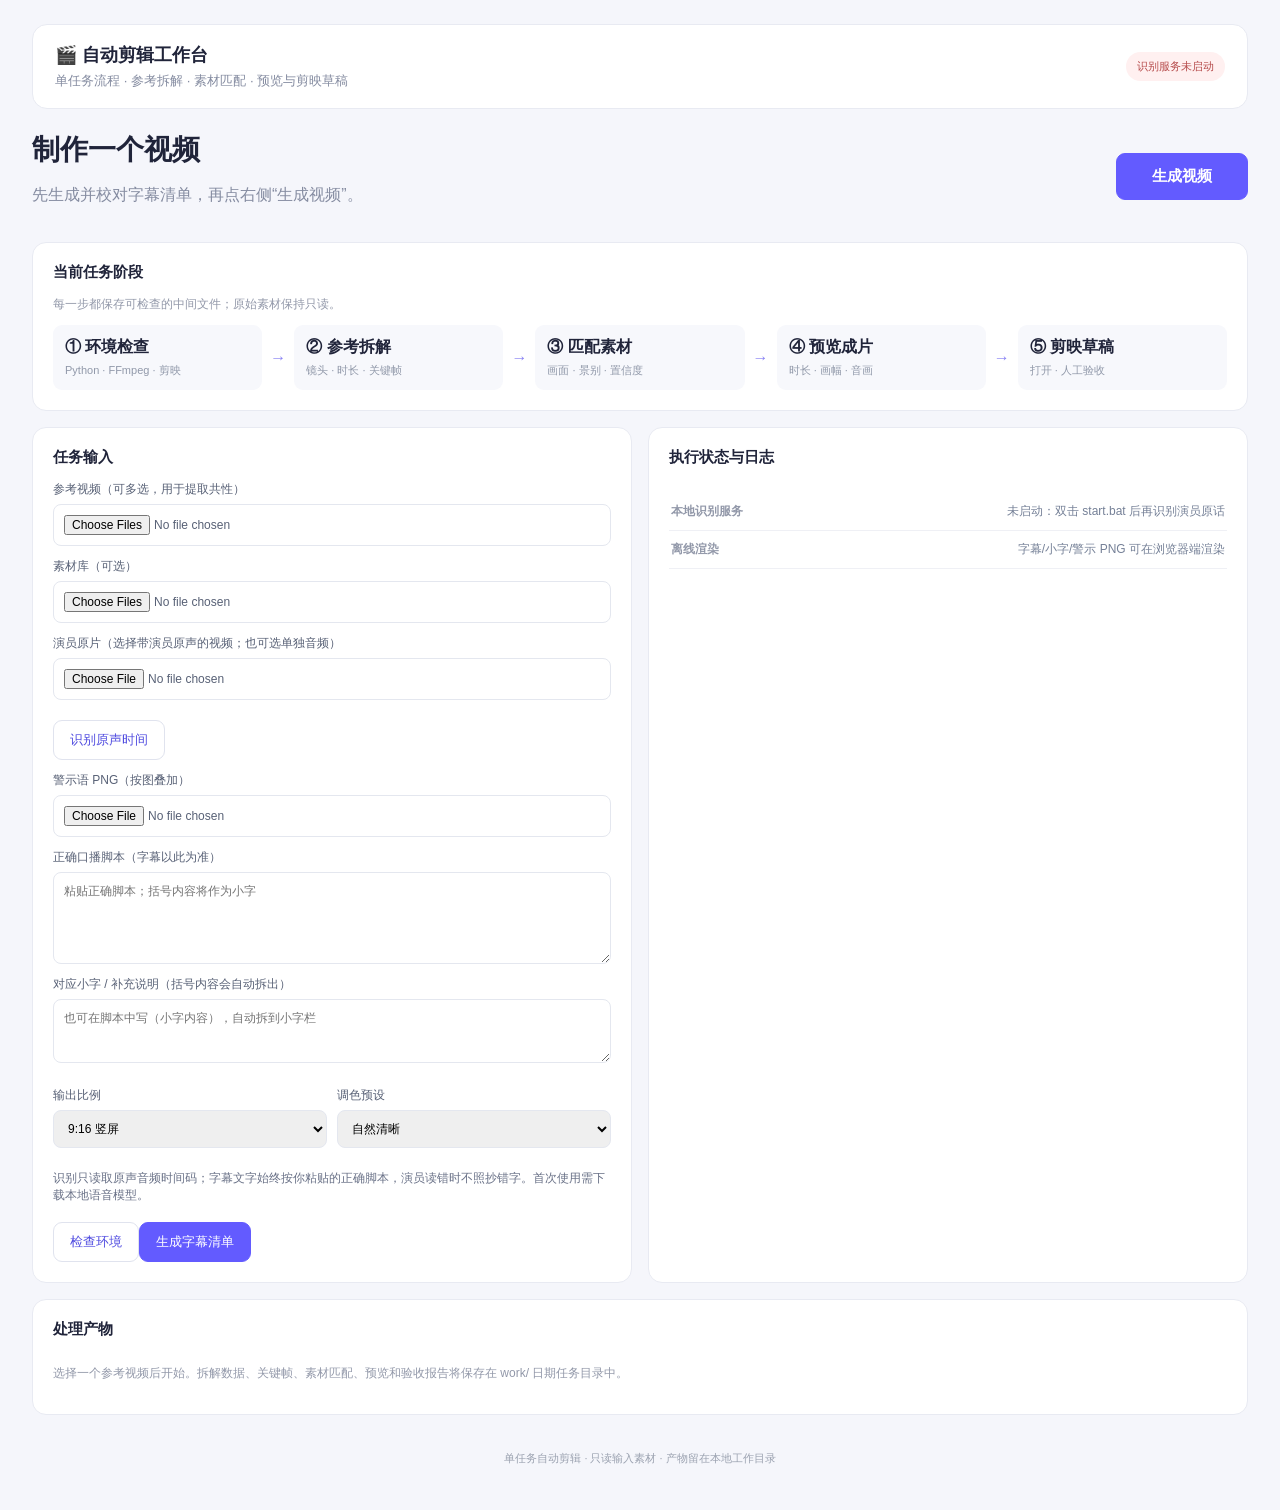
<file: batch-edit.html>
<!doctype html>
<html lang="zh-CN"><head><meta charset="utf-8"><meta name="viewport" content="width=device-width,initial-scale=1"><title>自动剪辑工作台</title><link rel="stylesheet" href="batch-edit.css"></head>
<body><div class="shell"><header><div><b>🎬 自动剪辑工作台</b><small>单任务流程 · 参考拆解 · 素材匹配 · 预览与剪映草稿</small></div><div id="serviceState" class="pill">本地服务检查中</div></header>
<main><div class="heading"><div><h1>制作一个视频</h1><p>先生成并校对字幕清单，再点右侧“生成视频”。</p></div><button type="button" class="btn primary generate-video" id="renderConfirmed">生成视频</button></div>
<section class="workflow"><div class="flow-head"><h2>当前任务阶段</h2><p>每一步都保存可检查的中间文件；原始素材保持只读。</p></div><div class="flow-steps"><div><b>① 环境检查</b><small>Python · FFmpeg · 剪映</small></div><i>→</i><div><b>② 参考拆解</b><small>镜头 · 时长 · 关键帧</small></div><i>→</i><div><b>③ 匹配素材</b><small>画面 · 景别 · 置信度</small></div><i>→</i><div><b>④ 预览成片</b><small>时长 · 画幅 · 音画</small></div><i>→</i><div><b>⑤ 剪映草稿</b><small>打开 · 人工验收</small></div></div></section>
<div class="view-grid"><section class="card"><h2>任务输入</h2><div class="settings-form"><label>参考视频（可多选，用于提取共性）<input id="refFile" type="file" accept="video/*" multiple></label><label>素材库（可选）<input id="assetFiles" type="file" accept="video/*,image/*" multiple></label><label>演员原片（选择带演员原声的视频；也可选单独音频）<input id="voiceFile" type="file" accept="audio/*,video/*"></label><button type="button" class="btn" id="transcribeVoice">识别原声时间</button><label>警示语 PNG（按图叠加）<input id="warningPng" type="file" accept="image/png"></label><label>正确口播脚本（字幕以此为准）<textarea id="jobScript" rows="5" placeholder="粘贴正确脚本；括号内容将作为小字"></textarea></label><label>对应小字 / 补充说明（括号内容会自动拆出）<textarea id="smallText" rows="3" placeholder="也可在脚本中写（小字内容），自动拆到小字栏"></textarea></label><div class="settings-counts"><label>输出比例<select id="aspect"><option value="9:16">9:16 竖屏</option><option value="16:9">16:9 横屏</option><option value="1:1">1:1 方形</option></select></label><label>调色预设<select id="grade"><option value="natural">自然清晰</option><option value="warm">暖色通透</option><option value="cool">冷静干净</option></select></label></div><div class="duration-note">识别只读取原声音频时间码；字幕文字始终按你粘贴的正确脚本，演员读错时不照抄错字。首次使用需下载本地语音模型。</div><button class="btn" id="checkEnv">检查环境</button><button class="btn primary" id="prepareSubs">生成字幕清单</button></div></section><section class="card"><h2>执行状态与日志</h2><div id="envResults" class="view-muted">本地渲染就绪</div><div id="batchLog"></div></section></div>
<section class="card" id="subtitleCard" hidden><h2>字幕校对与时间轴</h2><p class="view-muted">逐条检查主字幕和对应小字；时间按原声估算，可手动改起止时间。确认后点页面右上方“生成视频”。</p><div id="subtitleRows"></div></section>
<section class="card"><h2>处理产物</h2><div id="jobOutput" class="view-muted">选择一个参考视频后开始。拆解数据、关键帧、素材匹配、预览和验收报告将保存在 work/ 日期任务目录中。</div></section>
</main><footer>单任务自动剪辑 · 只读输入素材 · 产物留在本地工作目录</footer></div><script src="batch-edit.js"></script></body></html>
</file>
<file: batch-edit.css>
:root{font-family:Inter,"PingFang SC","Microsoft YaHei",sans-serif;color:#20243a;background:#f5f6fb}*{box-sizing:border-box}body{margin:0}.shell{max-width:1440px;margin:auto;padding:24px 32px}header{display:flex;justify-content:space-between;align-items:center;padding:18px 22px;background:white;border:1px solid #e8eaf2;border-radius:15px}header b{font-size:18px}header small{display:block;color:#858ca1;margin-top:5px}button{border:1px solid #e0e3ee;background:#fff;padding:10px 16px;border-radius:9px;cursor:pointer;color:#504ce0}main{padding-top:22px}.heading{display:flex;justify-content:space-between;align-items:center;margin-bottom:20px}.heading h1{font-size:28px;margin:0}.heading p{color:#858ca1}.workflow,.card{background:#fff;border:1px solid #e8eaf2;border-radius:14px;padding:20px;margin-bottom:16px}.flow-head h2,.card h2{font-size:15px;margin:0 0 14px}.flow-head p{color:#9298a9;font-size:12px}.flow-steps{display:flex;align-items:center;gap:8px;overflow:auto}.flow-steps>div{flex:1;min-width:120px;background:#f7f8fc;border-radius:9px;padding:12px}.flow-steps b,.flow-steps small{display:block}.flow-steps small{font-size:11px;color:#9098a9;margin-top:5px}.flow-steps i{color:#8b84f4;font-style:normal}.view-grid{display:grid;grid-template-columns:1fr 1fr;gap:16px}.settings-form>label,.settings-counts label{display:block;font-size:12px;margin:12px 0;color:#586176}.settings-form input,.settings-form textarea,.settings-form select{display:block;width:100%;margin-top:6px;padding:10px;border:1px solid #e4e7ef;border-radius:8px;font:inherit}.settings-counts{display:grid;grid-template-columns:1fr 1fr;gap:10px}.duration-note{align-self:end;padding:10px 0;color:#697187;font-size:12px}.btn{margin-top:8px}.view-muted{color:#9298a9;font-size:12px;padding:12px 0}.view-line{display:flex;justify-content:space-between;gap:16px;align-items:center;padding:12px 4px;border-bottom:1px solid #eef0f5;font-size:12px}.view-line span{color:#697187;text-align:right}.btn.primary{background:#635bff;color:white;border-color:#635bff}.pill{padding:7px 11px;border-radius:20px;background:#fff4e5;color:#9c711e;font-size:11px}.pill.good{background:#e8f7ef;color:#278b63}.pill.bad{background:#fff0f0;color:#b64b4b}.download-link{display:inline-block;margin:8px 8px 0 0;padding:8px 12px;background:#efefff;border-radius:8px;color:#504ce0;text-decoration:none;font-size:12px}footer{text-align:center;color:#9ba2b0;font-size:11px;padding:20px}@media(max-width:760px){.shell{padding:12px}.view-grid{grid-template-columns:1fr}.heading{align-items:flex-start;gap:10px;flex-direction:column}.settings-counts{grid-template-columns:1fr}.flow-steps{align-items:stretch}}
.subtitle-row{display:grid;grid-template-columns:32px 100px 100px minmax(180px,1fr) minmax(160px,.8fr) auto;gap:8px;align-items:end;padding:10px 0;border-bottom:1px solid #eceef4}.subtitle-row label{font-size:10px;color:#687087}.subtitle-row input{display:block;width:100%;margin-top:5px;padding:8px;border:1px solid #e2e5ef;border-radius:7px;font:inherit;font-size:12px}.subtitle-row .remove-line{padding:7px;color:#a33}.result-video{display:block;width:min(100%,520px);max-height:70vh;background:#171927;border-radius:10px;margin:14px 0}.view-line{display:flex;justify-content:space-between;gap:12px;padding:10px 2px;border-bottom:1px solid #eff0f5;font-size:12px}.view-line span{text-align:right;color:#758097}@media(max-width:760px){.subtitle-row{grid-template-columns:28px 1fr 1fr}.subtitle-row .sub-main,.subtitle-row .sub-small{grid-column:2/4}}
.generate-video{margin-top:0;min-width:132px;padding:13px 20px;font-size:15px;font-weight:700}
</file>
